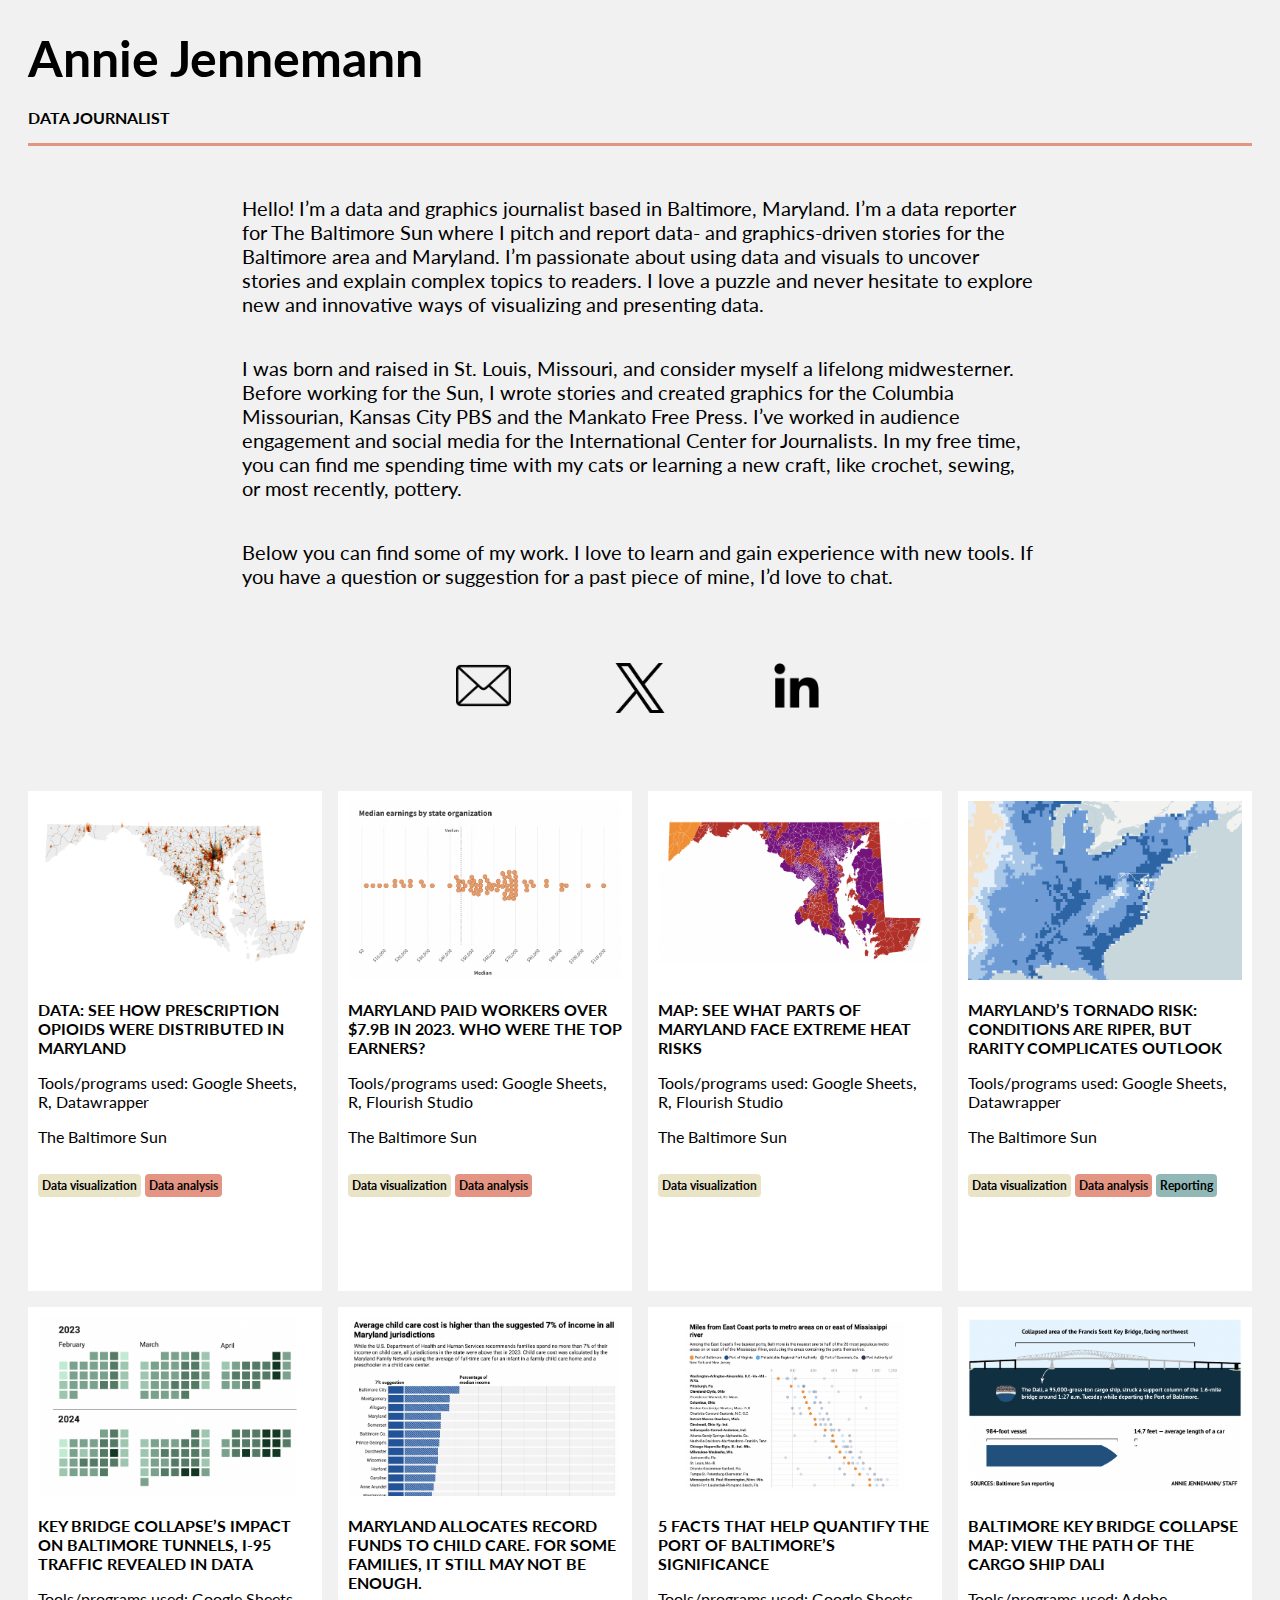
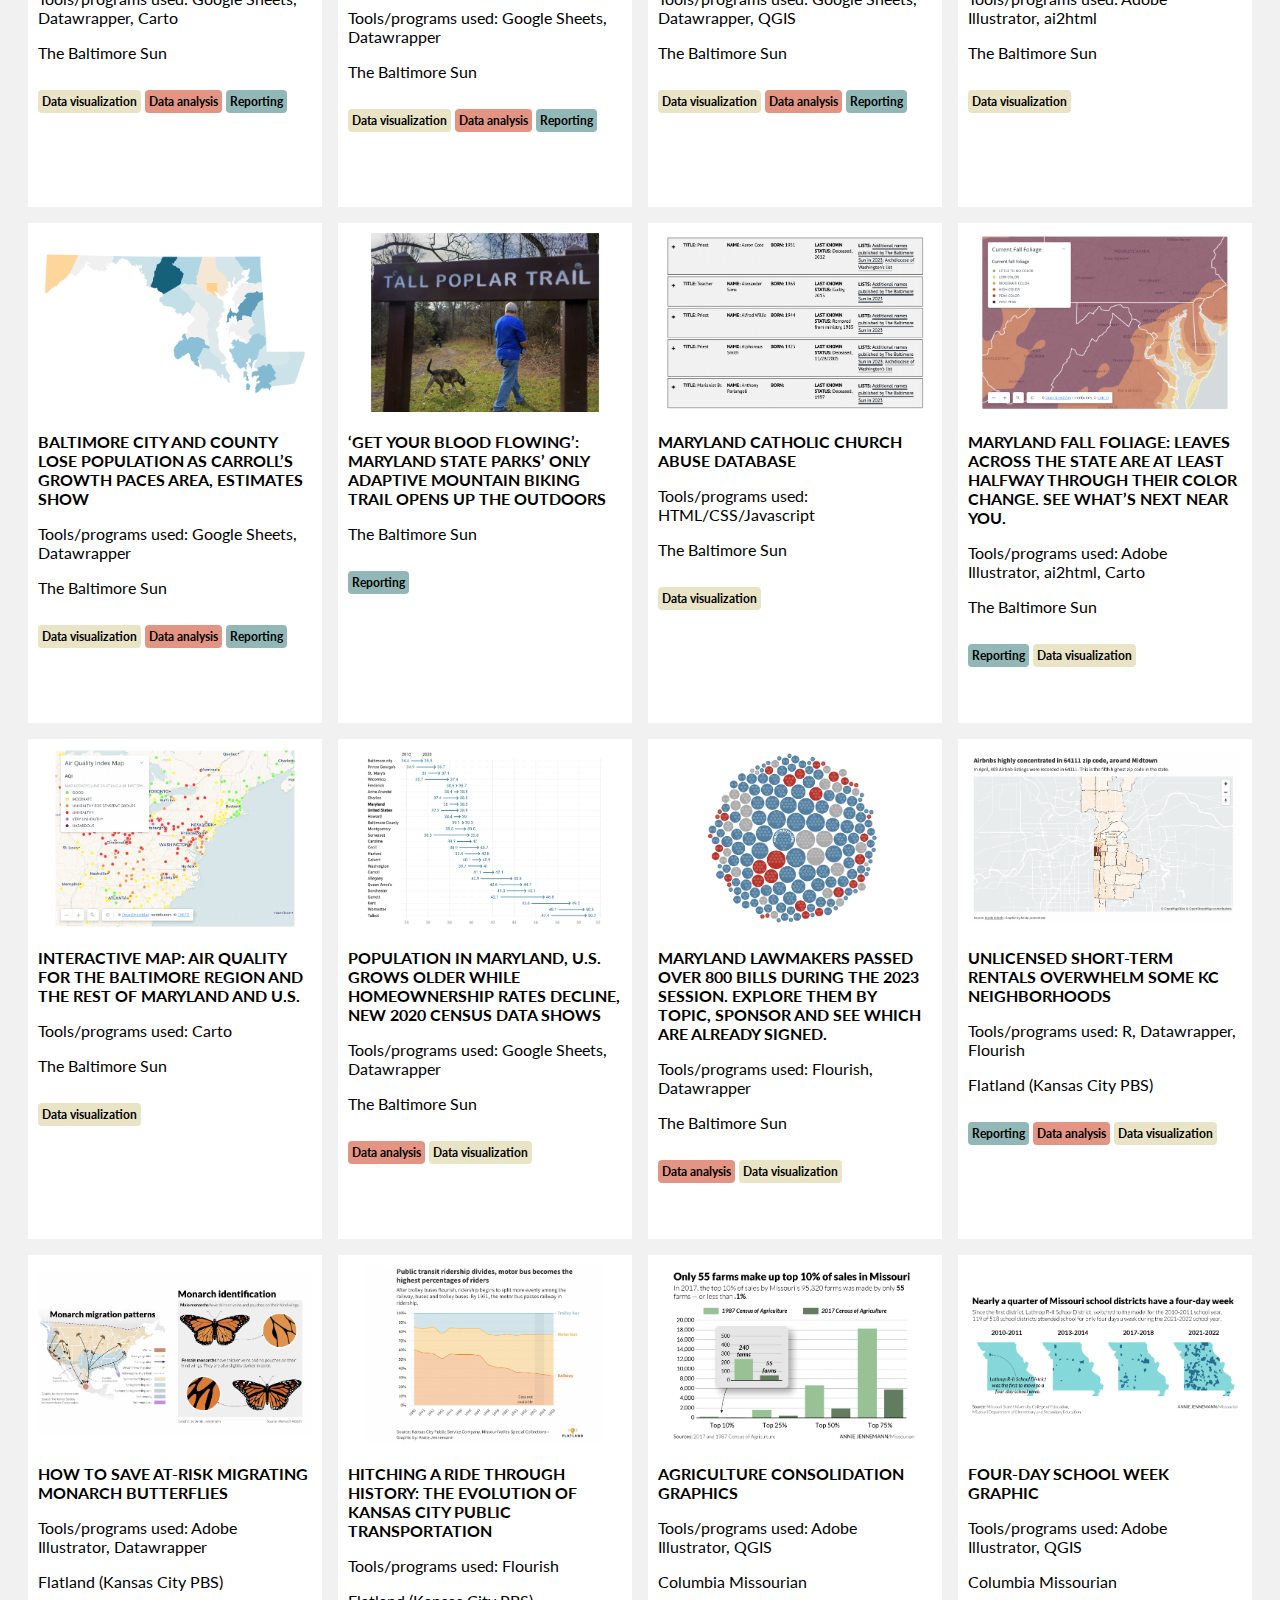
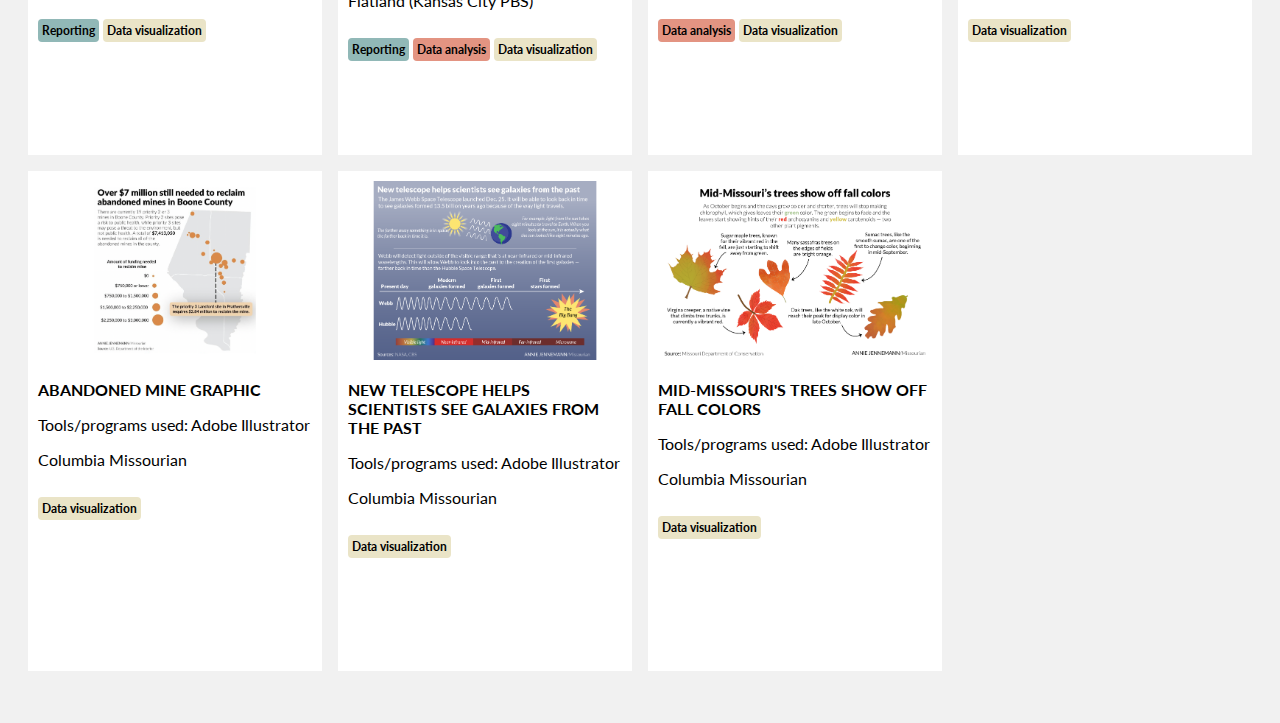
<file: index.html>
<html lang="en">
<head>
  <title>Annie's home</title>
  <meta charset="utf-8">
  <meta name="description" content="Annie Jennemann's portfolio.">
  <meta name="author" content="Annie Jennemann">
  <meta name="keywords" content="Annie Jennemann, portfolio"/>
  <meta name="viewport" content="width=device-width, initial-scale=1.0">
  <link rel="preconnect" href="https://fonts.googleapis.com">
  <link rel="preconnect" href="https://fonts.gstatic.com" crossorigin>
  <link href="https://fonts.googleapis.com/css2?family=Lato:ital,wght@0,300;0,400;0,700;1,100;1,300&display=swap" rel="stylesheet">

  <style>


h1 {
  font-family: 'Lato', sans-serif;
  font-weight: bold;
  font-size: 3em;
  margin: auto;
}

h2 {
  font-family: 'Lato', sans-serif;
  font-weight: bold;
  font-size: 2.75em;
  margin: auto;
  display: block;
  margin-bottom: 40px;
}

h3 {
  font-family: 'Lato', sans-serif;
  font-weight: bold;
  font-size: 1em;
  color: #666666;
  text-transform: uppercase;
  margin-top: 20px;
  color: black;
}


.line {
  width: auto;
  border-bottom: 3px solid #e39482;
  margin-bottom: 30px;
}


.intro {
  font-family: 'Lato', sans-serif;
  font-size: 1.25em;

}



a {
  text-decoration: none;
  color: black;
  font-weight: normal;
  font-family: 'Lato', sans-serif;
  font-size: 1em;
}




.about {
  display: flex;
  flex-direction: column;
  align-items: center;
  margin: auto;
  max-width: 65%;

}


* {
  box-sizing: border-box;
}

body {
  background-color: #f1f1f1;
  padding: 20px;
  font-family: Arial;
}

/* Center website */
.main {
  max-width: 1000px;
  margin: auto;
}

h1 {
  font-size: 50px;
  word-break: break-all;
}

.row {
  margin: 8px -16px;
}


.row,
.row > .column {
  padding: 8px;
}

.column {
  float: left;
  width: 25%;
}

.row:after {
  content: "";
  display: table;
  clear: both;
}


.content {
  background-color: white;
  padding: 10px;
  height:500px;
}

.content:hover{
  opacity:80%;
}

.reporting {
  background-color: #91b8b7;
  padding: 4px;
  display: inline-block;
  border-radius: 4px;
  font-size:.75em;
  font-weight: bolder;
}

.data-analysis {
  background-color: #e39482;
  padding: 4px;
  display: inline-block;
  border-radius: 4px;
  font-size:.75em;
  font-weight: bolder;
}

.data-visualization {
  background-color: #eae4c7;
  padding: 4px;
  display: inline-block;
  border-radius: 4px;
  font-size:.75em;
  font-weight: bolder;
}

.mail {
  max-width:55px;
  margin:50px;

}

.twitter {
  max-width:50px;
  margin:50px;
}

.linkedin {
  max-width:55px;
  margin:50px;
}


.fade-in {
  animation: fadeIn ease 2s;
  -webkit-animation: fadeIn ease 2s;
  -moz-animation: fadeIn ease 2s;
  -o-animation: fadeIn ease 2s;
  -ms-animation: fadeIn ease 2s;
}

@keyframes fadeIn {
  0% {
    opacity:0;
  }
  100% {
    opacity:1;
  }
}

@-moz-keyframes fadeIn {
  0% {
    opacity:0;
  }
  100% {
    opacity:1;
  }
}

@-webkit-keyframes fadeIn {
  0% {
    opacity:0;
  }
  100% {
    opacity:1;
  }
}

@-o-keyframes fadeIn {
  0% {
    opacity:0;
  }
  100% {
    opacity:1;
  }
}

@-ms-keyframes fadeIn {
  0% {
    opacity:0;
  }
  100% {
    opacity:1;
  }
}

@media screen and (max-width: 800px) {

  #pictextholder {
    flex-direction: column;
    align-items: center;
  }

}

@media screen and (max-width: 699px) {

  body {
    margin-left: 10px;
    margin-right: 10px;
  }

}

@media screen and (max-width: 440px) {

  h1 {
    font-size: 2em;
  }

  h2 {
    font-size: 1.5em;
  }

  .content {
    height: 450px;
  }


}
@media screen and (max-width: 900px) {
  .column {
    width: 50%;
  }

  .about {
    max-width: 100%;
  }
}

@media screen and (max-width: 600px) {
  .column {
    width: 100%;
  }

  .mail {
    max-width:35px;
    margin:40px;

  }

  .twitter {
    max-width:30px;
    margin:40px;
  }

  .linkedin {
    max-width:35px;
    margin:40px;
  }

  .content {
    height: 530px;
  }


}


  </style>
</head>

<body>

<div id="header">
  <div class="fade-in">
    <h1>Annie Jennemann</h1>
    <h3>Data journalist</h3>
  </div>

</div>

<div class="line"></div>

<div id="pictextholder">


  <div class="about">
    <p class="intro">Hello! I’m a data and graphics journalist based in Baltimore, Maryland. I’m a data reporter for The Baltimore Sun where I pitch and report data- and graphics-driven stories for the Baltimore area and Maryland. I’m passionate about using data and visuals to uncover stories and explain complex topics to readers. I love a puzzle and never hesitate to explore new and innovative ways of visualizing and presenting data. </p>
    <p class="intro">I was born and raised in St. Louis, Missouri, and consider myself a lifelong midwesterner. Before working for the Sun, I wrote stories and created graphics for the Columbia Missourian, Kansas City PBS and the Mankato Free Press. I’ve worked in audience engagement and social media for the International Center for Journalists. In my free time, you can find me spending time with my cats or learning a new craft, like crochet, sewing, or most recently, pottery.</p>
    <p class="intro">Below you can find some of my work. I love to learn and gain experience with new tools. If you have a question or suggestion for a past piece of mine, I’d love to chat. </p>
  </div>

<div style="text-align:center;">
<a href="mailto:anniejjennemann@gmail.com"><img class="mail" src="envelope.png"></a>
<a href="https://twitter.com/AnnieJennemann"><img class="twitter" src="twitter.png"></a>
<a href="https://www.linkedin.com/in/annie-jennemann-51850b199/"><img class="linkedin" src="linkedin.png"></a>
</div>

  <div class="row">

    <div class="column">
      <a href="https://www.baltimoresun.com/2024/08/02/maryland-opioid-distribution-data/">
      <div class="content">
        <img src="opioids.png" alt="A thumbnail of a map showing opioid distribution by pharmacy in Maryland." style="width:100%">
        <h3 class="text">Data: See how prescription opioids were distributed in Maryland</h3>
        <p>Tools/programs used: Google Sheets, R, Datawrapper</p>
        <p>The Baltimore Sun</p>
        <p class="data-visualization">Data visualization</p>
        <p class="data-analysis">Data analysis</p>
      </div>
      </a>
      </div>

    <div class="column">
      <a href="https://www.baltimoresun.com/2024/07/16/maryland-state-payroll-2023/">
      <div class="content">
        <img src="pay.png" alt="A thumbnail of a beeswarm chart showing median salary by state organization." style="width:100%">
        <h3 class="text">Maryland paid workers over $7.9B in 2023. Who were the top earners?</h3>
        <p>Tools/programs used: Google Sheets, R, Flourish Studio</p>
        <p>The Baltimore Sun</p>
        <p class="data-visualization">Data visualization</p>
        <p class="data-analysis">Data analysis</p>
      </div>
      </a>
      </div>




    <div class="column">
      <a href="https://www.baltimoresun.com/2024/06/20/maryland-heatrisk-index-map/">
      <div class="content">
        <img src="heat.png" alt="A thumbnail of a map showing the HeatRisk index by census tract in Maryland." style="width:100%">
        <h3 class="text">Map: See what parts of Maryland face extreme heat risks</h3>
        <p>Tools/programs used: Google Sheets, R, Flourish Studio</p>
        <p>The Baltimore Sun</p>
        <p class="data-visualization">Data visualization</p>
      </div>
      </a>
      </div>

      <div class="column">
        <a href="https://www.baltimoresun.com/2024/06/17/maryland-tornado-risk/">
        <div class="content">
          <img src="tornado.png" alt="A thumbnail of a chart from Annie's story about how weather conditions favorable to tornadoes has increased in the Eastern U.S." style="width:100%">
          <h3 class="text">Maryland’s tornado risk: Conditions are riper, but rarity complicates outlook</h3>
          <p>Tools/programs used: Google Sheets, Datawrapper</p>
          <p>The Baltimore Sun</p>
          <p class="data-visualization">Data visualization</p>
          <p class="data-analysis">Data analysis</p>
          <p class="reporting">Reporting</p>
        </div>
        </a>
        </div>

        <div class="column">
          <a href="https://www.baltimoresun.com/2024/05/20/key-bridge-tunnels-traffic-data/">
          <div class="content">
            <img src="traffic.png" alt="A thumbnail of a chart from Annie's story about traffic following the collapse of the Key Bridge. The thumbnail shows traffic in Baltimore's two tunnels by day." style="width:100%">
            <h3 class="text">Key Bridge collapse’s impact on Baltimore tunnels, I-95 traffic revealed in data</h3>
            <p>Tools/programs used: Google Sheets, Datawrapper, Carto</p>
            <p>The Baltimore Sun</p>
            <p class="data-visualization">Data visualization</p>
            <p class="data-analysis">Data analysis</p>
            <p class="reporting">Reporting</p>
          </div>
          </a>
          </div>





    <div class="column">
      <a href="https://www.baltimoresun.com/2024/05/06/child-care-maryland-expensive/">
      <div class="content">
        <img src="childcare.png" alt="A thumbnail of a chart from Annie's story about child care in Maryland about the average cost of child care being higher than the 7% of income suggested by the US Department of Health and Human Services." style="width:100%">
        <h3 class="text">Maryland allocates record funds to child care. For some families, it still may not be enough.</h3>
        <p>Tools/programs used: Google Sheets, Datawrapper</p>
        <p>The Baltimore Sun</p>
        <p class="data-visualization">Data visualization</p>
        <p class="data-analysis">Data analysis</p>
        <p class="reporting">Reporting</p>
      </div>
      </a>
      </div>

      <div class="column">
        <a href="https://www.baltimoresun.com/2024/04/08/port-of-baltimore-numbers/">
        <div class="content">
          <img src="ports.png" alt="A thumbnail for Annie's story about 5 facts that quantify the Port of Baltimore about how many miles the 5 largest east coast ports are to major US cities." style="width:100%">
          <h3 class="text">5 facts that help quantify the Port of Baltimore’s significance</h3>
          <p>Tools/programs used: Google Sheets, Datawrapper, QGIS</p>
          <p>The Baltimore Sun</p>
          <p class="data-visualization">Data visualization</p>
          <p class="data-analysis">Data analysis</p>
          <p class="reporting">Reporting</p>
        </div>
        </a>
        </div>

        <div class="column">
          <a href="https://www.baltimoresun.com/2024/03/26/baltimore-key-bridge-collapse-map-view-the-path-of-the-cargo-ship-dali/">
          <div class="content">
            <img src="dali.png" alt="A thumbnail for Annie's story about the Key Bridge Collapse showing the collapsed area of the bridge as well as the width of the 984-foot vessel compared to a 14.7-foot car." style="width:100%">
            <h3 class="text">Baltimore Key Bridge collapse map: View the path of the cargo ship Dali</h3>
            <p>Tools/programs used: Adobe Illustrator, ai2html</p>
            <p>The Baltimore Sun</p>
            <p class="data-visualization">Data visualization</p>
          </div>
          </a>
          </div>

        <div class="column">
          <a href="https://www.baltimoresun.com/2024/03/14/2023-maryland-census-population-estimates/">
          <div class="content">
            <img src="census-thumbnail.png" alt="A thumbnail for Annie's story about the 2023 vintage census estimates release showing a map of Maryland jurisdictions where all but three jurisdicitons gained population from the prior year." style="width:100%">
            <h3 class="text">Baltimore City and County lose population as Carroll’s growth paces area, estimates show</h3>
            <p>Tools/programs used: Google Sheets, Datawrapper</p>
            <p>The Baltimore Sun</p>
            <p class="data-visualization">Data visualization</p>
            <p class="data-analysis">Data analysis</p>
            <p class="reporting">Reporting</p>
          </div>
          </a>
          </div>

    <div class="column">
      <a href="https://www.baltimoresun.com/2023/12/29/get-your-blood-flowing-maryland-state-parks-only-adaptive-mountain-biking-trail-opens-up-the-outdoors/?share=lnuarntunf22oiiwnsus">
      <div class="content">
        <img src="adaptive-trail.png" alt="Bruce Clopein can be seen walking with a dog at the head of the Tall Poplar Trail under a sign that says Tall Poplar Trail" style="width:100%">
        <h3 class="text">‘Get your blood flowing’: Maryland state parks’ only adaptive mountain biking trail opens up the outdoors</h3>
        <p>The Baltimore Sun</p>
        <p class="reporting">Reporting</p>
      </div>
      </a>
      </div>

      <div class="column">
        <a href="https://www.baltimoresun.com/2023/12/15/maryland-catholic-church-abuse-database/">
        <div class="content">
          <img src="church.png" alt="A screenshot of the Catholic church abuse database entries." style="width:100%">
          <h3>Maryland Catholic Church abuse database</h3>
          <p>Tools/programs used: HTML/CSS/Javascript</p>
          <p>The Baltimore Sun</p>
<p class="data-visualization">Data visualization</p>
        </div>
        </a>
        </div>

        <div class="column">
          <a href="https://www.baltimoresun.com/2023/10/16/maryland-fall-foliage-maps-see-where-the-leaves-are-best-now-and-when-theyll-peak-near-you/">
        <div class="content">
          <img src="foliage.png" alt="A screenshot of a fall foliage tracking map centered on Maryland." style="width:100%">
          <h3>Maryland fall foliage: Leaves across the state are at least halfway through their color change. See what’s next near you.</h3>
          <p>Tools/programs used: Adobe Illustrator, ai2html, Carto</p>
        <p>The Baltimore Sun</p>
        <p class="reporting">Reporting</p>
        <p class="data-visualization">Data visualization</p>
        </div>
        </a>
        </div>

        <div class="column">
          <a href="https://www.baltimoresun.com/2023/06/29/interactive-map-air-quality-for-the-baltimore-region-and-the-rest-of-maryland-and-us/">
          <div class="content">
            <img src="air.png" alt="A thumbnail shows a screenshot of an interactive map showing the quality of air among poins on the East Coast." style="width:100%">
            <h3 class="text">Interactive map: Air quality for the Baltimore region and the rest of Maryland and U.S.</h3>
            <p>Tools/programs used: Carto</p>
            <p>The Baltimore Sun</p>
            <p class="data-visualization">Data visualization</p>
          </div>
          </a>
          </div>

        <div class="column">
          <a href="https://www.baltimoresun.com/2023/05/25/population-in-maryland-us-grows-older-while-homeownership-rates-decline-new-2020-census-data-shows/">
        <div class="content">
          <img src="census.png" alt="An arrow plot comparing the median age in Maryland counties, the state and the US from the 2010 census to the 2020 census." style="width:100%">
          <h3>Population in Maryland, U.S. grows older while homeownership rates decline, new 2020 census data shows</h3>
          <p>Tools/programs used: Google Sheets, Datawrapper</p>
          <p>The Baltimore Sun</p>
<p class="data-analysis">Data analysis</p>
<p class="data-visualization">Data visualization</p>
        </div>
        </a>
        </div>

        <div class="column">
          <a href="https://www.baltimoresun.com/2023/04/18/maryland-lawmakers-passed-over-800-bills-during-the-2023-session-explore-them-by-topic-sponsor-and-see-which-are-already-signed/">
          <div class="content">
            <img src="bills.png" alt="A bubble chart showing how many laws were passed by lawmaker in Maryland, with the most ciricles being blue to represent Democrats." style="width:100%">
            <h3>Maryland lawmakers passed over 800 bills during the 2023 session. Explore them by topic, sponsor and see which are already signed.</h3>
            <p>Tools/programs used: Flourish, Datawrapper</p>
            <p>The Baltimore Sun</p>
<p class="data-analysis">Data analysis</p>
<p class="data-visualization">Data visualization</p>
          </div>
          </a>
          </div>
          <div class="column">
            <a href="https://flatlandkc.org/news-issues/unlicensed-short-term-rentals-overwhelm-some-kc-neighborhoods/">
          <div class="content">
              <img src="bnb.png" alt="A map of Kansas City showing Airbnbs by zipcode, with the 64111 having the most. " style="width:100%">
              <h3>Unlicensed Short-term Rentals Overwhelm Some KC Neighborhoods</h3>
              <p>Tools/programs used: R, Datawrapper, Flourish</p>
              <p>Flatland (Kansas City PBS)</p>
<p class="reporting">Reporting</p>
<p class="data-analysis">Data analysis</p>
<p class="data-visualization">Data visualization</p>
            </div>
            </a>
            </div>
            <div class="column">
              <a href="https://flatlandkc.org/news-issues/how-to-save-at-risk-migrating-monarch-butterflies/">
            <div class="content">
                <img src="monarchs.png" alt="Two graphics about monarch butterflies, with the first showing migration patterns in the US and Mexico and the second detailing how to identify male and female monarchs." style="width:100%">
                <h3>How to Save At-Risk Migrating Monarch Butterflies</h3>
                <p>Tools/programs used: Adobe Illustrator, Datawrapper</p>
                <p>Flatland (Kansas City PBS)</p>
<p class="reporting">Reporting</p>
<p class="data-visualization">Data visualization</p>
              </div>
              </a>
              </div>

              <div class="column">
                <a href="https://flatlandkc.org/news-issues/hitching-a-ride-through-history-the-evolution-of-kansas-city-public-transportation/">
              <div class="content">
                  <img src="transit.png" alt="A graphic showing the change in proportions of trolley bus, motor bus and railway ridership in Kansas City from 1940 to 1955." style="width:100%">
                  <h3>Hitching a Ride Through History: The Evolution of Kansas City Public Transportation</h3>
                  <p>Tools/programs used: Flourish</p>
                  <p>Flatland (Kansas City PBS)</p>
<p class="reporting">Reporting</p>
<p class="data-analysis">Data analysis</p>
<p class="data-visualization">Data visualization</p>
                </div>
                </a>
                </div>


                <div class="column">
                  <a href="https://www.columbiamissourian.com/2500below/policies-technology-change-the-agriculture-industry-rural-life/article_a4a0f850-cfc7-11ec-b9fe-db8a9af77a1d.html">
                <div class="content">
                    <img src="agro.png" alt="A column chart showing the change in number of top 10%, 25%, 50% and 75% farms in Missouri from 1987 to 2017, with only .1% of farms making up the top 10% of sales." style="width:100%">
                    <h3>Agriculture consolidation graphics</h3>
                    <p>Tools/programs used: Adobe Illustrator, QGIS</p>
                    <p>Columbia Missourian</p>
        <p class="data-analysis">Data analysis</p>
        <p class="data-visualization">Data visualization</p>
                  </div>
                  </a>
                  </div>
                  <div class="column">
                    <a href="https://www.columbiamissourian.com/2500below/rural-explosion-in-four-day-school-week-aimed-at-recruiting-teachers/article_b95a4fae-e218-11ec-992d-b39d2e550cfa.html">
                  <div class="content">
                      <img src="fourday.png" alt="A graphic of four maps of Missouri shows the change in the number of school districts with a four-day week from 2010 to 2022. In 2010, the Lathrop R-II School District in central northwest Missouri was the first to move to a four-day week. By the 2021-2022 school year, 119 districts had made the change." style="width:100%">
                      <h3>Four-day school week graphic</h3>
                      <p>Tools/programs used: Adobe Illustrator, QGIS</p>
                      <p>Columbia Missourian</p>
          <p class="data-visualization">Data visualization</p>
                    </div>
                    </a>
                    </div>
                    <div class="column">
                      <a href="https://www.columbiamissourian.com/news/local/scars-from-coal-mining-remain-in-boone-county-nature-may-be-fixing-the-problem/article_9e6a972c-5db5-11ec-a150-9bb15962eb93.html">
                    <div class="content">
                        <img src="mines.png" alt="A bubble chart of Boone County showing priority 2 and 3 mines in Boone County. Over $7 million is still needed to reclaim all of the abandoned mines in the county, with a priority 3 mine in Prathersville requiring the most at $2.84 million." style="width:100%">
                        <h3>Abandoned mine graphic</h3>
                        <p>Tools/programs used: Adobe Illustrator</p>
                        <p>Columbia Missourian</p>
            <p class="data-visualization">Data visualization</p>
                      </div>
                      </a>
                      </div>
                      <div class="column">
                        <a href="https://www.columbiamissourian.com/visuals/graphics/new-telescope-helps-scientists-see-galaxies-from-the-past/pdf_9fad1df6-808a-11ec-b7d2-f71a898ce40d.html">
                      <div class="content">
                          <img src="space.png" alt="An infographic visualizing how far the Webb telescope is able to detect light compared to the Hubble telescope." style="width:100%">
                          <h3>New telescope helps scientists see galaxies from the past</h3>
                          <p>Tools/programs used: Adobe Illustrator</p>
                          <p>Columbia Missourian</p>
                      <p class="data-visualization">Data visualization</p>
                        </div>
                        </a>
                        </div>

                      <div class="column">
                        <a href="https://www.columbiamissourian.com/visuals/graphics/mid-missouris-trees-show-off-fall-colors/pdf_4ed81aaa-08dd-11eb-9a50-6f37adb8c89f.html">
                      <div class="content">
                          <img src="leaves1.png" alt="An infographic showing five types of tree leaves changing color in Missouri." style="width:100%">
                          <h3>Mid-Missouri's trees show off fall colors</h3>
                          <p>Tools/programs used: Adobe Illustrator</p>
                          <p>Columbia Missourian</p>
              <p class="data-visualization">Data visualization</p>
                        </div>
                        </a>
                        </div>



    </div>


</body>


</html>
</file>
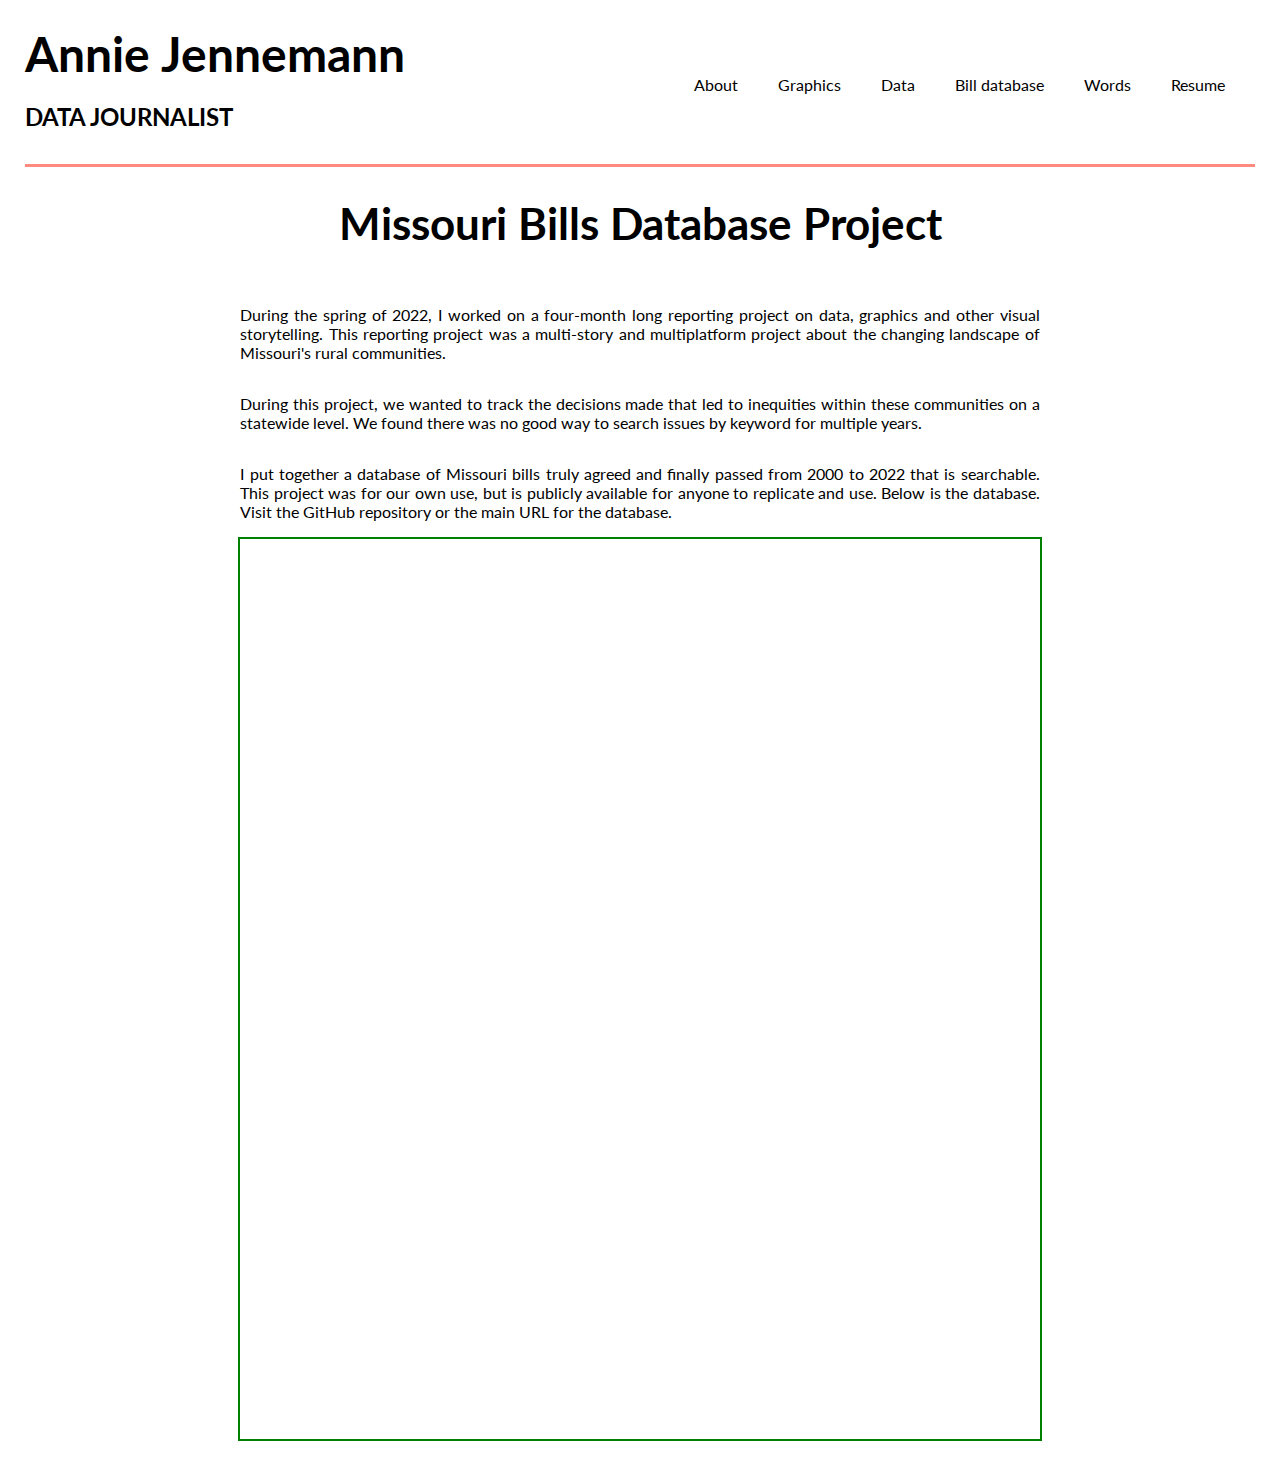
<file: bills.html>
<!DOCTYPE html>

<html lang="en">
<head>
  <title>Missouri Bills Database</title>
  <meta charset="utf-8">
  <meta name="description" content="Annie Jennemann's portfolio.">
  <meta name="author" content="Annie Jennemann">
  <meta name="keywords" content="Annie Jennemann, portfolio"/>
  <meta name="viewport" content="width=device-width, initial-scale=1.0">
  <link rel="preconnect" href="https://fonts.googleapis.com">
  <link rel="preconnect" href="https://fonts.gstatic.com" crossorigin>
  <link href="https://fonts.googleapis.com/css2?family=Lato:ital,wght@0,300;0,400;0,700;1,100;1,300&display=swap" rel="stylesheet">
  <link rel="stylesheet" href="style.css">
</head>

<body>

<div id="header">
    <div class="fade-in">
      <h1>Annie Jennemann</h1>
      <h3>Data journalist</h3>
    </div>

<div class="navbar">
    <nav>
      <ul id="menu_nav">
          <li><a href="index.html">About</a></li>
          <li><a href="portfolio.html">Graphics</a></li>
          <li><a href="data.html">Data</a></li>
          <li><a href="bills.html">Bill database</a></li>
          <li><a href="text.html">Words</a></li>
          <li><a href="resume.html">Resume</a></li>
      </ul>
      <button id="menu_trigger">☰</button>
    </nav>
</div>
</div>

<div class="line"></div>

<div id="datacontainer">

  <h2>Missouri Bills Database Project</h2>

  <p>During the spring of 2022, I worked on a four-month long reporting project on data, graphics and other visual storytelling. This reporting project was a multi-story and multiplatform project about the changing landscape of Missouri's rural communities.</p>

  <p>During this project, we wanted to track the decisions made that led to inequities within these communities on a statewide level. We found there was no good way to search issues by keyword for multiple years.</p>

  <p>I put together a database of Missouri bills truly agreed and finally passed from 2000 to 2022 that is searchable. This project was for our own use, but is publicly available for anyone to replicate and use. Below is the database. Visit the <a href="https://github.com/ajj762/mo-bills">GitHub repository</a> or the <a href="https://ajj762.github.io/mo-bills/">main URL</a> for the database.</p>

<iframe class="iframe" width="100%" height="900px" src="https://ajj762.github.io/mo-bills/"allowfullscreen></iframe>

</body>

<script src="main.js" type="text/javascript">

    function myFunction() {
      var input, filter, table, tr, td, i, txtValue;
      input = document.getElementById("myInput");
      filter = input.value.toUpperCase();
      table = document.getElementById("myTable");
      tr = table.getElementsByTagName("tr");
      for (i = 0; i < tr.length; i++) {
        td = tr[i].getElementsByTagName("td")[1];
        if (td) {
          txtValue = td.textContent || td.innerText;
          if (txtValue.toUpperCase().indexOf(filter) > -1) {
            tr[i].style.display = "";
          } else {
            tr[i].style.display = "none";
          }
        }
      }
    }


</script>

</html>
</file>
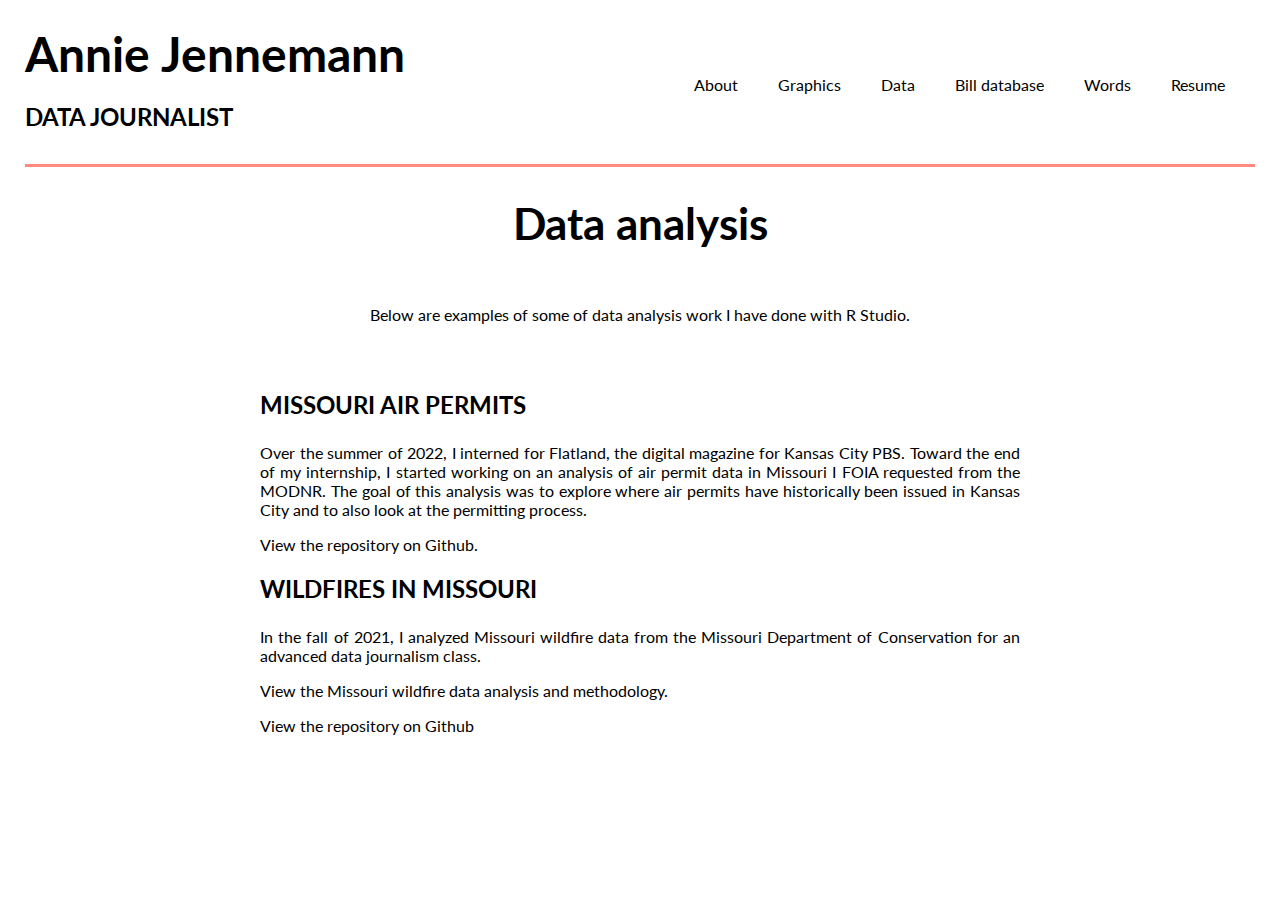
<file: data.html>
<!DOCTYPE html>

<html lang="en">
<head>
  <title>Data</title>
  <meta charset="utf-8">
  <meta name="description" content="Annie Jennemann's portfolio.">
  <meta name="author" content="Annie Jennemann">
  <meta name="keywords" content="Annie Jennemann, portfolio"/>
  <meta name="viewport" content="width=device-width, initial-scale=1.0">
  <link rel="preconnect" href="https://fonts.googleapis.com">
  <link rel="preconnect" href="https://fonts.gstatic.com" crossorigin>
  <link href="https://fonts.googleapis.com/css2?family=Lato:ital,wght@0,300;0,400;0,700;1,100;1,300&display=swap" rel="stylesheet">
  <link rel="stylesheet" href="style.css">
</head>

<body>

<div id="header">
    <div class="fade-in">
      <h1>Annie Jennemann</h1>
      <h3>Data journalist</h3>
    </div>

<div class="navbar">
    <nav>
      <ul id="menu_nav">
          <li><a href="index.html">About</a></li>
          <li><a href="portfolio.html">Graphics</a></li>
          <li><a href="data.html">Data</a></li>
          <li><a href="bills.html">Bill database</a></li>
          <li><a href="text.html">Words</a></li>
          <li><a href="resume.html">Resume</a></li>
      </ul>
      <button id="menu_trigger">☰</button>
    </nav>
</div>
</div>

<div class="line"></div>

<div id="datacontainer">

  <h2>Data analysis</h2>

  <p>Below are examples of some of data analysis work I have done with R Studio. </p>

  <div class="data">

    <h3>Missouri air permits</h3>

        <p> Over the summer of 2022, I interned for Flatland, the digital magazine for Kansas City PBS. Toward the end of my internship, I started working on an analysis of air permit data in Missouri I FOIA requested from the MODNR. The goal of this analysis was to explore where air permits have historically been issued in Kansas City and to also look at the permitting process.</p>
        <p> <a href="https://github.com/ajj762/air-permits">View the repository on Github. </a> </p>

  <h3>Wildfires in Missouri</h3>

      <p> In the fall of 2021, I analyzed Missouri wildfire data from the Missouri Department of Conservation for an advanced data journalism class.</p>
      <p> <a href="wildfire_analysis.html">View the Missouri wildfire data analysis and methodology.</a> </p>
      <p> <a href="https://github.com/ajj762/Missouri-Wildfires">View the repository on Github</a> </p>

  </div>

</div>

</body>

<script src="main.js" type="text/javascript"></script>

</html>
</file>
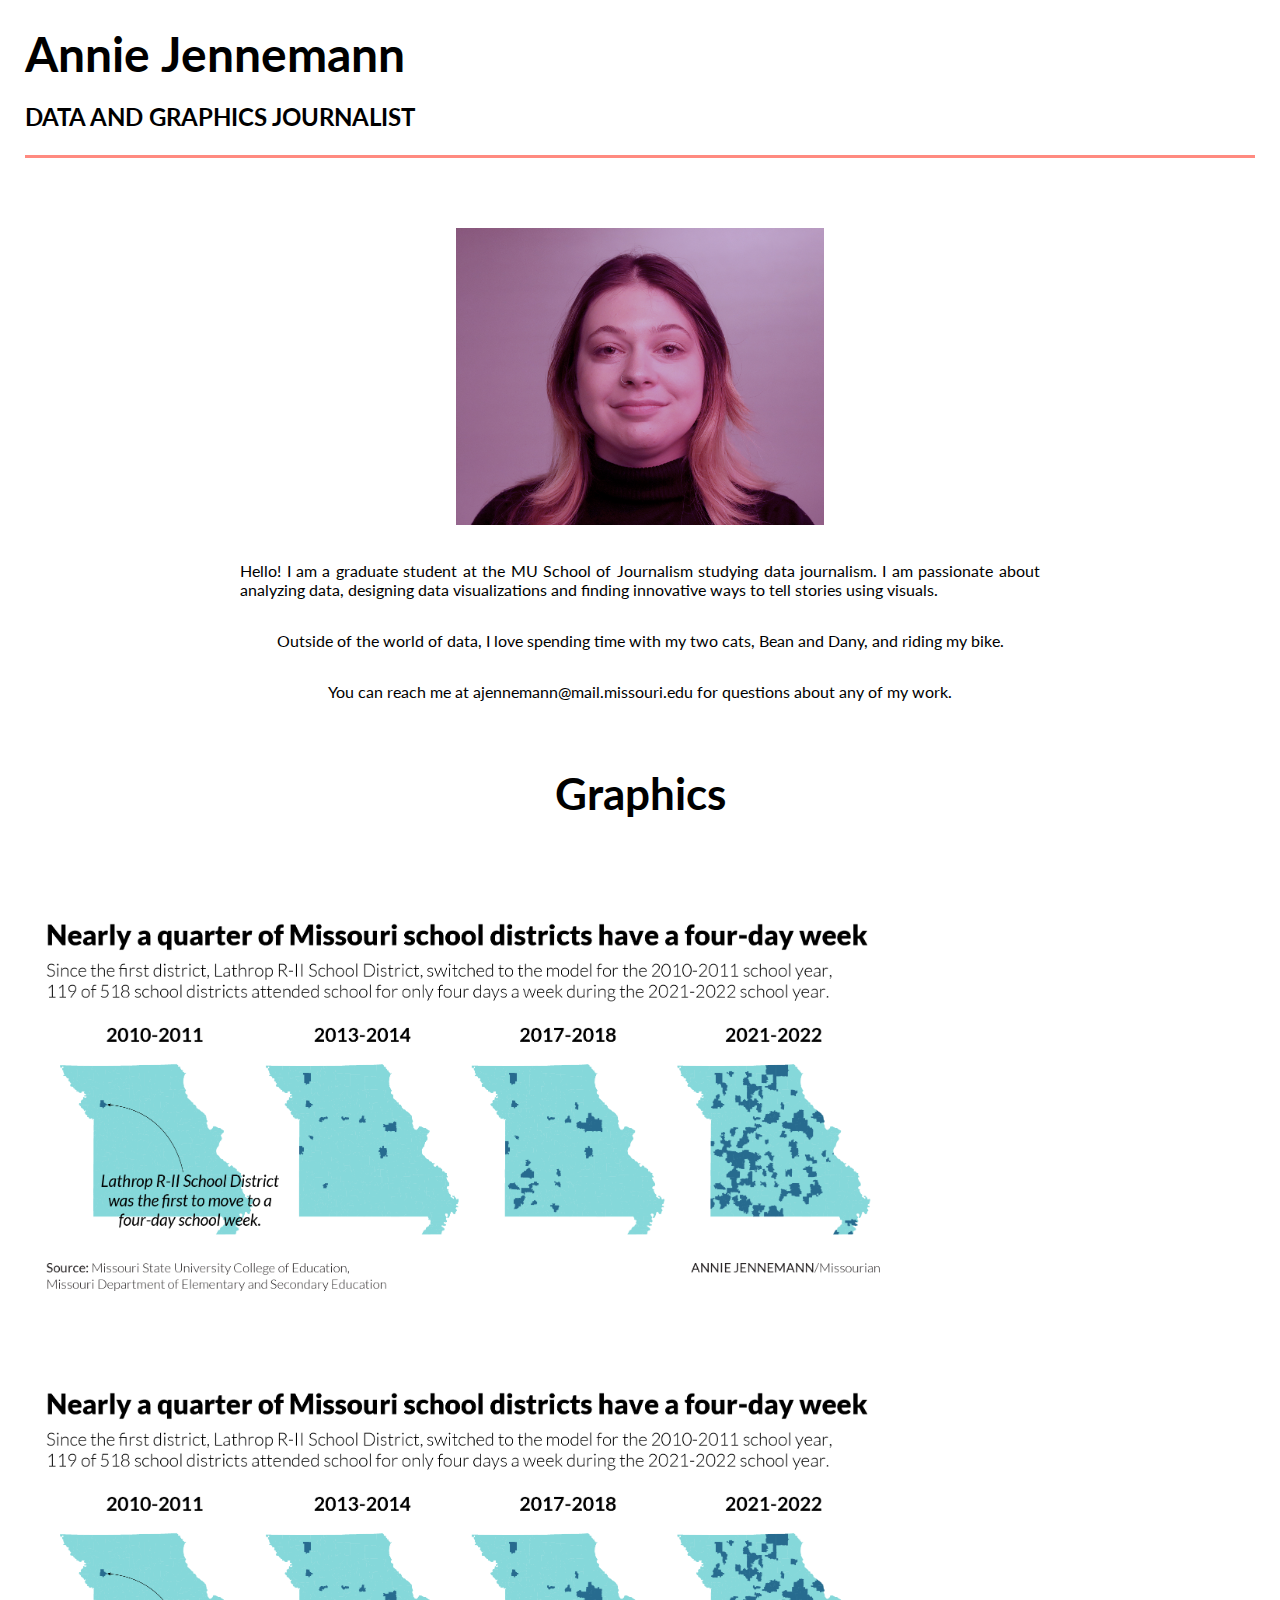
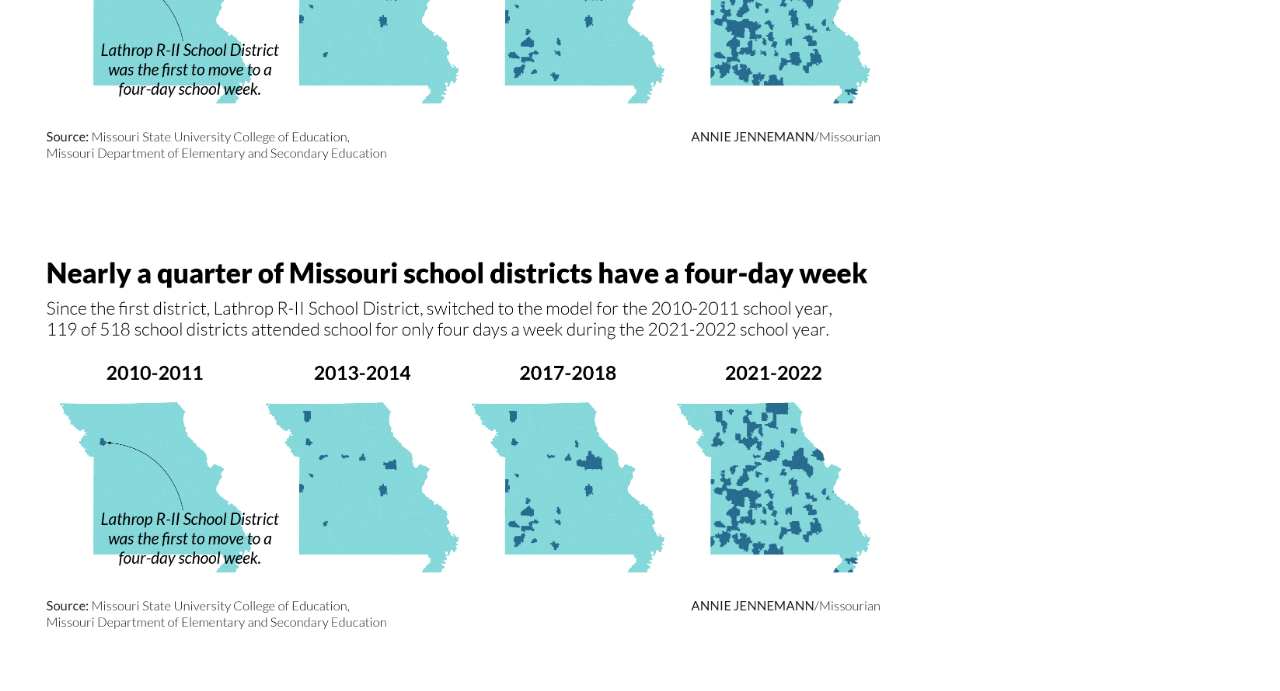
<file: port.html>
<!DOCTYPE html>

<html lang="en">
<head>
  <title>Annie's home</title>
  <meta charset="utf-8">
  <meta name="description" content="Annie Jennemann's portfolio.">
  <meta name="author" content="Annie Jennemann">
  <meta name="keywords" content="Annie Jennemann, portfolio"/>
  <meta name="viewport" content="width=device-width, initial-scale=1.0">
  <link rel="preconnect" href="https://fonts.googleapis.com">
  <link rel="preconnect" href="https://fonts.gstatic.com" crossorigin>
  <link href="https://fonts.googleapis.com/css2?family=Lato:ital,wght@0,300;0,400;0,700;1,100;1,300&display=swap" rel="stylesheet">
  <link rel="stylesheet" href="style.css">
</head>

<body>

<div id="header">
  <div class="fade-in">
    <h1>Annie Jennemann</h1>
    <h3>Data and graphics journalist</h3>
  </div>
</div>

<div class="line"></div>

<div id="pictextholder">

  <img class="me" src="images/Headshot-Annie.jpg" alt="A portrait of Annie Jennemann from the shoulders and up looking directly at the camera with a slight smile. The picture is toned to be pink.">

  <div class="about">
    <p>Hello! I am a graduate student at the MU School of Journalism studying data journalism. I am passionate about analyzing data, designing data visualizations and finding innovative ways to tell stories using visuals.</p>
    <b></b>
    <p>Outside of the world of data, I love spending time with my two cats, Bean and Dany, and riding my bike.</p>
    <p>You can reach me at <a href="mailto:ajennemann@mail.missouri.edu">ajennemann@mail.missouri.edu</a> for questions about any of my work.</p>
  </div>


  <h2>Graphics</h2>

<div class="cont">

    <img class="graphic" src="images/four-day-01.png" alt="A graphic of four maps of Missouri shows the change in the number of school districts with a four-day week from 2010 to 2022. In 2010, the Lathrop R-II School District in central northwest Missouri was the first to move to a four-day week. By the 2021-2022 school year, 119 districts had made the change." />

    <img class="graphic" src="images/four-day-01.png" alt="A graphic of four maps of Missouri shows the change in the number of school districts with a four-day week from 2010 to 2022. In 2010, the Lathrop R-II School District in central northwest Missouri was the first to move to a four-day week. By the 2021-2022 school year, 119 districts had made the change." />

    <img class="graphic" src="images/four-day-01.png" alt="A graphic of four maps of Missouri shows the change in the number of school districts with a four-day week from 2010 to 2022. In 2010, the Lathrop R-II School District in central northwest Missouri was the first to move to a four-day week. By the 2021-2022 school year, 119 districts had made the change." />





</div>

</body>

<script src="main.js" type="text/javascript"></script>

</html>
</file>
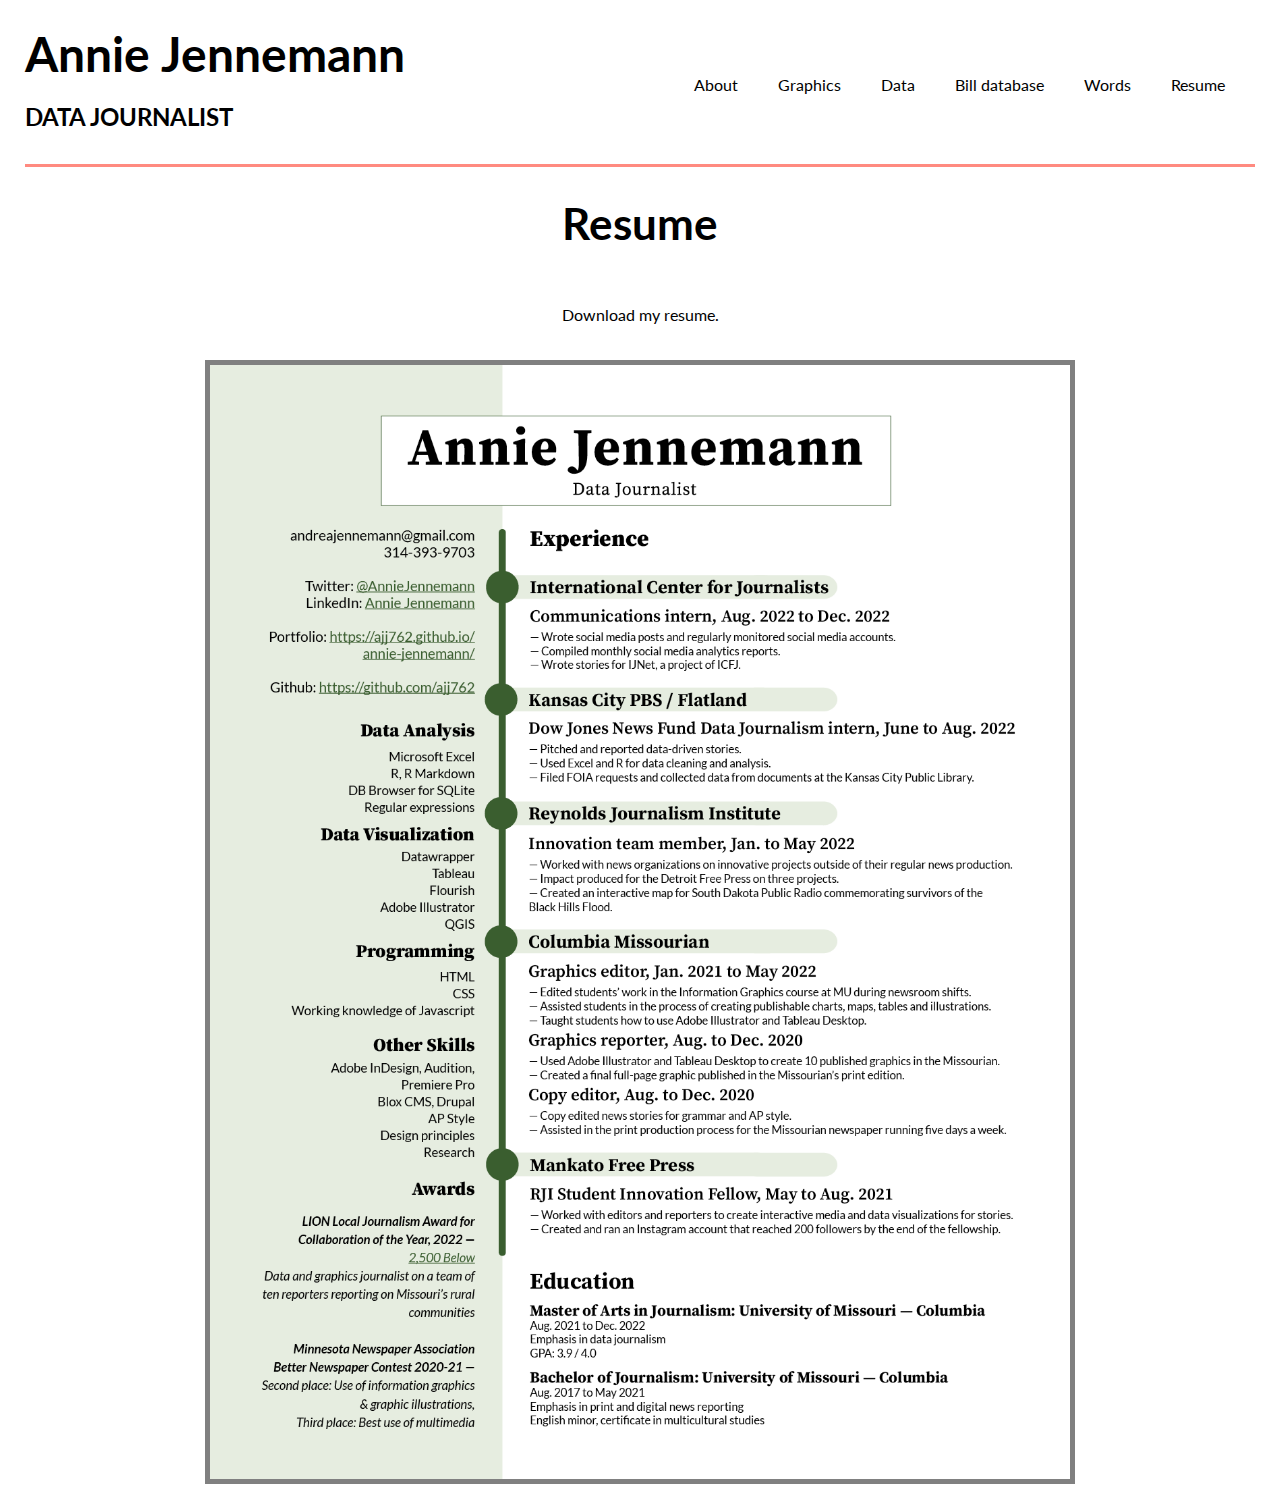
<file: resume.html>
<!DOCTYPE html>

<html lang="en">
<head>
  <title>Resume</title>
  <meta charset="utf-8">
  <meta name="description" content="Annie Jennemann's portfolio.">
  <meta name="author" content="Annie Jennemann">
  <meta name="keywords" content="Annie Jennemann, portfolio"/>
  <meta name="viewport" content="width=device-width, initial-scale=1.0">
  <link rel="preconnect" href="https://fonts.googleapis.com">
  <link rel="preconnect" href="https://fonts.gstatic.com" crossorigin>
  <link href="https://fonts.googleapis.com/css2?family=Lato:ital,wght@0,300;0,400;0,700;1,100;1,300&display=swap" rel="stylesheet">
  <link rel="stylesheet" href="style.css">
</head>

<body>

<div id="header">
  <div class="fade-in">
    <h1>Annie Jennemann</h1>
    <h3>Data journalist</h3>
  </div>

  <div class="navbar">
  <nav>
    <ul id="menu_nav">
        <li><a href="index.html">About</a></li>
        <li><a href="portfolio.html">Graphics</a></li>
        <li><a href="data.html">Data</a></li>
        <li><a href="bills.html">Bill database</a></li>
        <li><a href="text.html">Words</a></li>
        <li><a href="resume.html">Resume</a></li>
    </ul>
    <button id="menu_trigger">☰</button>
  </nav>
</div>
</div>

<div class="line"></div>

<div id="resumecontainer">

    <h2>Resume</h2>

    <p><a href="https://drive.google.com/file/d/1TylqjwZyX77mVk5MJEi0bPJQRe6A3AhI/view?usp=sharing">Download my resume.</a></p>

    <img class="resume" src="images/AnnieJennemann-Resume-2023.png" />

</div>

</body>

<script src="main.js" type="text/javascript"></script>

</html>
</file>
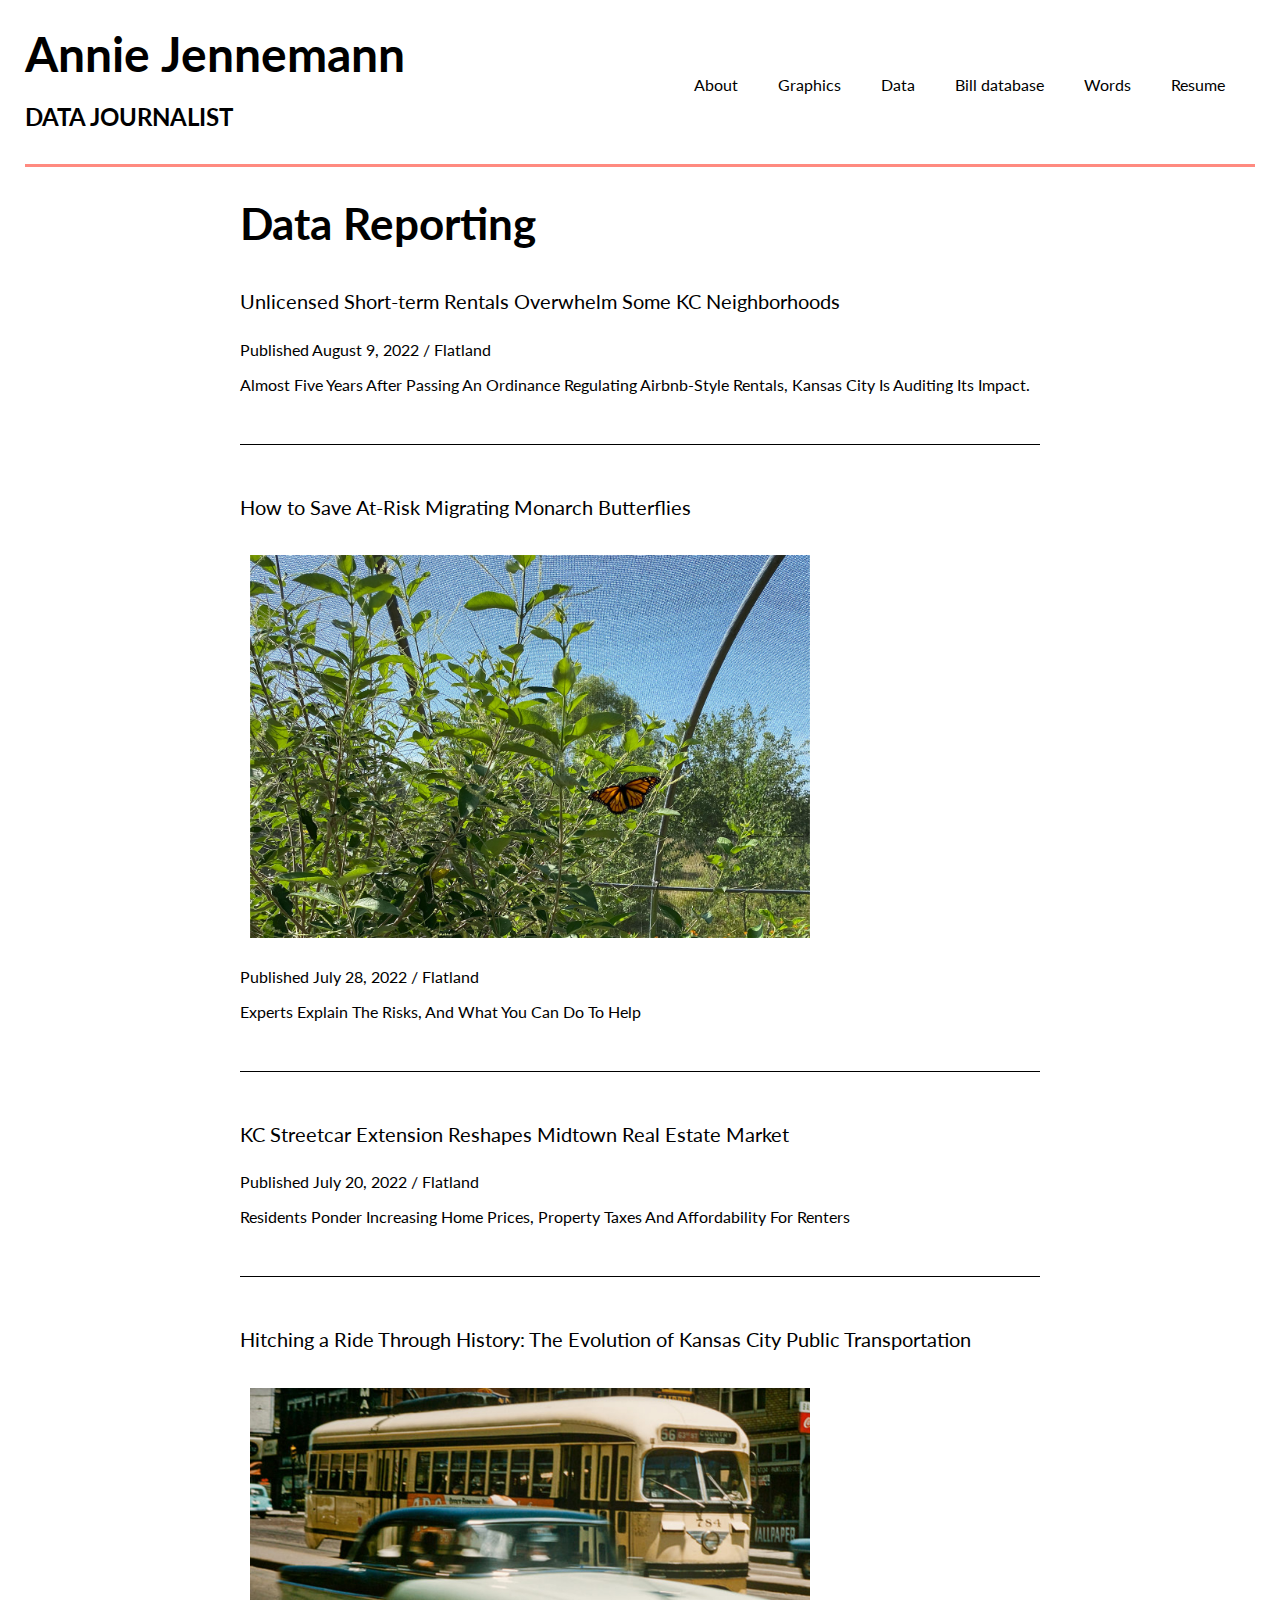
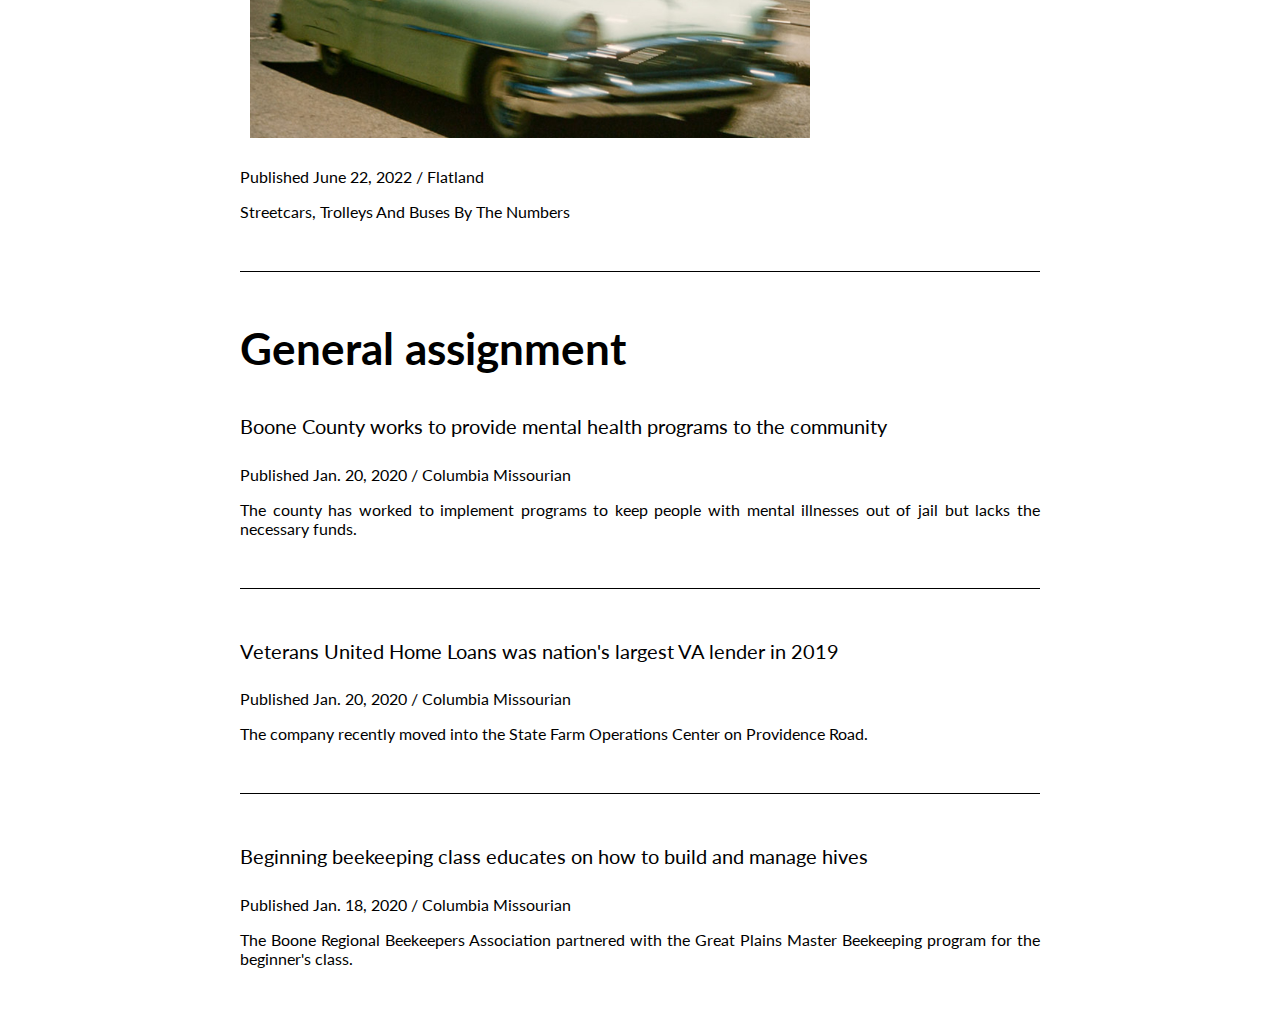
<file: text.html>
<!DOCTYPE html>

<html lang="en">
<head>
  <title>Graphic samples</title>
  <meta charset="utf-8">
  <meta name="description" content="Annie Jennemann's portfolio.">
  <meta name="author" content="Annie Jennemann">
  <meta name="keywords" content="Annie Jennemann, portfolio"/>
  <meta name="viewport" content="width=device-width, initial-scale=1.0">
  <link rel="preconnect" href="https://fonts.googleapis.com">
  <link rel="preconnect" href="https://fonts.gstatic.com" crossorigin>
  <link href="https://fonts.googleapis.com/css2?family=Lato:ital,wght@0,300;0,400;0,700;1,100;1,300&display=swap" rel="stylesheet">
  <link rel="stylesheet" href="style.css">

</head>

<body>

<div id="header">
    <div class="fade-in">
      <h1>Annie Jennemann</h1>
      <h3>Data journalist</h3>
    </div>

<div class="navbar">
    <nav>
      <ul id="menu_nav">
          <li><a href="index.html">About</a></li>
          <li><a href="portfolio.html">Graphics</a></li>
          <li><a href="data.html">Data</a></li>
          <li><a href="bills.html">Bill database</a></li>
          <li><a href="text.html">Words</a></li>
          <li><a href="resume.html">Resume</a></li>
      </ul>
      <button id="menu_trigger">☰</button>
    </nav>
</div>
</div>

<div class="line"></div>

<div class="textcontainer">

  <h2>Data Reporting</h2>

  <h4><a href="https://flatlandkc.org/news-issues/unlicensed-short-term-rentals-overwhelm-some-kc-neighborhoods/">Unlicensed Short-term Rentals Overwhelm Some KC Neighborhoods</a></h4>
  <p>Published August 9, 2022 / Flatland</p>
  <p>Almost Five Years After Passing An Ordinance Regulating Airbnb-Style Rentals, Kansas City Is Auditing Its Impact.</p>

  <div class="line2"></div>

  <h4><a href="https://flatlandkc.org/news-issues/how-to-save-at-risk-migrating-monarch-butterflies/">How to Save At-Risk Migrating Monarch Butterflies</a></h4>
  <img class="story" src="images/monarch-plant.jpg" alt="A male monarch butterfly sits on a bush with its wings spread for the first time after leaving its cocoon within the past day." />
  <p>Published July 28, 2022 / Flatland</p>
  <p>Experts Explain The Risks, And What You Can Do To Help</p>

  <div class="line2"></div>

  <h4><a href="https://flatlandkc.org/news-issues/kc-streetcar-extension-reshapes-midtown-real-estate-market/">KC Streetcar Extension Reshapes Midtown Real Estate Market</a></h4>
  <p>Published July 20, 2022 / Flatland</p>
  <p>Residents Ponder Increasing Home Prices, Property Taxes And Affordability For Renters</p>

  <div class="line2"></div>

  <h4><a href="https://flatlandkc.org/news-issues/hitching-a-ride-through-history-the-evolution-of-kansas-city-public-transportation/">Hitching a Ride Through History: The Evolution of Kansas City Public Transportation</a></h4>
  <img class="story" src="images/streetcar.jpg" alt="A yellow streetcar passes cars on a Kansas City street in the 1950s." />
  <p>Published June 22, 2022 / Flatland</p>
  <p>Streetcars, Trolleys And Buses By The Numbers</p>

  <div class="line2"></div>

  <h2>General assignment</h2>

  <h4><a href="https://www.columbiamissourian.com/news/local/boone-county-works-to-provide-mental-health-programs-to-the-community/article_ebbe1c4c-37a6-11ea-ae3c-73b7d48198bb.html">Boone County works to provide mental health programs to the community</a></h4>
  <p>Published Jan. 20, 2020 / Columbia Missourian</p>
  <p>The county has worked to implement programs to keep people with mental illnesses out of jail but lacks the necessary funds.</p>

  <div class="line2"></div>

  <h4><a href="https://www.columbiamissourian.com/news/local/veterans-united-home-loans-was-nations-largest-va-lender-in-2019/article_cd1a7cb0-2bfb-11ea-9c7c-033c2ead068f.html">Veterans United Home Loans was nation's largest VA lender in 2019</a></h4>
  <p>Published Jan. 20, 2020 / Columbia Missourian</p>
  <p>The company recently moved into the State Farm Operations Center on Providence Road.</p>

  <div class="line2"></div>

  <h4><a href="https://www.columbiamissourian.com/news/local/beginning-beekeeping-class-educates-on-how-to-build-and-manage-hives/article_c22b4e5e-3a17-11ea-bf60-73d48b6ddb2d.html">Beginning beekeeping class educates on how to build and manage hives</a></h4>
  <p>Published Jan. 18, 2020 / Columbia Missourian</p>
  <p>The Boone Regional Beekeepers Association partnered with the Great Plains Master Beekeeping program for the beginner's class.</p>


</div>

</body>

<script src="main.js" type="text/javascript"></script>

</html>
</file>
<file: style.css>
body {
  background: white;
  display: flex;
  flex-direction: column;
  justify-content: center;
  font-family: 'Playfair Display', serif;
  font-family: 'Lato', sans-serif;
  margin: 15px;
  padding: 10px;
  font-size: 16px;
  font-weight: 400;
}

h1 {
  font-family: 'Lato', sans-serif;
  font-weight: bold;
  font-size: 3em;
  margin: auto;
}

h2 {
  font-family: 'Lato', sans-serif;
  font-weight: bold;
  font-size: 2.75em;
  margin: auto;
  display: block;
  margin-bottom: 40px;
}

h3 {
  font-family: 'Lato', sans-serif;
  font-weight: bold;
  font-size: 1.5em;
  color: #666666;
  text-transform: uppercase;
  margin-top: 20px;
  color: black;
}

h4 {
  font-family: 'Lato', sans-serif;
  font-weight: bold;
  font-size: 1.25em;
  color: #666666;
  display: flex;
}

.line {
  width: auto;
  border-bottom: 3px solid #FF8A80;
  margin-bottom: 30px;
}

nav {
  width: 100%;
  display: inline-block;
  padding: 20px 0;
  margin-bottom: 20px;
}

ul {
  list-style-type: none;
  margin: 0px;
  padding: 10px;
  display: flex;
  flex-direction: row;
  justify-content: flex-end;
  align-items: center;
}

p {
  font-family: 'Lato', sans-serif;
  font-size: 1em;
  text-align: justify;

}

li {
  text-decoration: none;
  list-style-type: none;
  margin: 10px;
  padding: 10px;
}

a {
  text-decoration: none;
  color: black;
  font-weight: normal;
  font-family: 'Lato', sans-serif;
  font-size: 1em;
}

a:hover {
  color: #FF8A80;
}

#menu_trigger {
  display: none;
}

#pictextholder {
  display: flex;
  flex-direction: column;
  align-items: center;
}

.about {
  display: flex;
  flex-direction: column;
  align-items: center;
  margin: auto;
  max-width: 65%;
  margin-bottom: 50px;

}

.me {
  max-width: 30%;
  margin: 20px;
  margin-top: 40px;
}

.graphic {
  max-width: 70%;
  margin: 10px;
  margin-top: 50px;
  margin-bottom: 30px;
}

.cont {
  display: inline-grid;

}

.monarch {
  display: flex;
  flex-direction: row;
  justify-content: center;
  max-width: 80%;
  align-items: center;
}

.data {
  margin: 20px;
  margin-top: 30px;
  margin-bottom: 30px;
}

.story {
  max-width: 70%;
  margin: 10px;
  margin-top: 10px;
  margin-bottom: 10px;
}

.download {
  margin-bottom: 30px;
}

#graphicscontainer {
  display: flex;
  flex-direction: column;
  align-items: center;
  margin: auto;
  max-width: 65%;
}

#datacontainer {
  display: flex;
  flex-direction: column;
  align-items: center;
  margin: auto;
  max-width: 65%;
}

.textcontainer {
  margin: auto;
  max-width: 65%;
}

.line2 {
  width: auto;
  border-bottom: .75px solid black;
  margin-bottom: 50px;
  margin-top: 50px;
}

#resumecontainer {
  display: flex;
  flex-direction: column;
  align-items: center;
}

.resume {
  max-width: 70%;
  border: 5px solid grey;
  margin-top: 20px;
}

#header {
  display: flex;
  flex-direction: row;
  justify-content: space-between;
}

.iframe {
  border: 2px solid green;
}

.fade-in {
  animation: fadeIn ease 2s;
  -webkit-animation: fadeIn ease 2s;
  -moz-animation: fadeIn ease 2s;
  -o-animation: fadeIn ease 2s;
  -ms-animation: fadeIn ease 2s;
}

@keyframes fadeIn {
  0% {
    opacity:0;
  }
  100% {
    opacity:1;
  }
}

@-moz-keyframes fadeIn {
  0% {
    opacity:0;
  }
  100% {
    opacity:1;
  }
}

@-webkit-keyframes fadeIn {
  0% {
    opacity:0;
  }
  100% {
    opacity:1;
  }
}

@-o-keyframes fadeIn {
  0% {
    opacity:0;
  }
  100% {
    opacity:1;
  }
}

@-ms-keyframes fadeIn {
  0% {
    opacity:0;
  }
  100% {
    opacity:1;
  }
}

@media screen and (max-width: 800px) {

  #pictextholder {
    flex-direction: column;
    align-items: center;
  }

}

@media screen and (max-width: 699px) {

  body {
    margin-left: 10px;
    margin-right: 10px;
  }

  ul {
    flex-direction: column;
  }

  #header {
    display: flex;
    flex-direction: column;
    justify-content: space-between;
  }

  #menu_trigger {
    display: block;
    position: absolute;
    top: 10px;
    right: 10px;
    font-size: 20px;
    background: none;
    border: none;
  }

  #menu_nav {
    display: none;
  }

  .graphic {
    max-width: 100%;
  }

  .me {
    width: 80%;
    margin: 0px;
    margin-top: 0px;
  }

  #graphicscontainer {
    max-width: 90%;
  }

  .monarch {
    flex-direction: column;
  }

}

@media screen and (max-width: 440px) {

  h1 {
    font-size: 2em;
  }

  h2 {
    font-size: 1.5em;
  }


}
</file>
